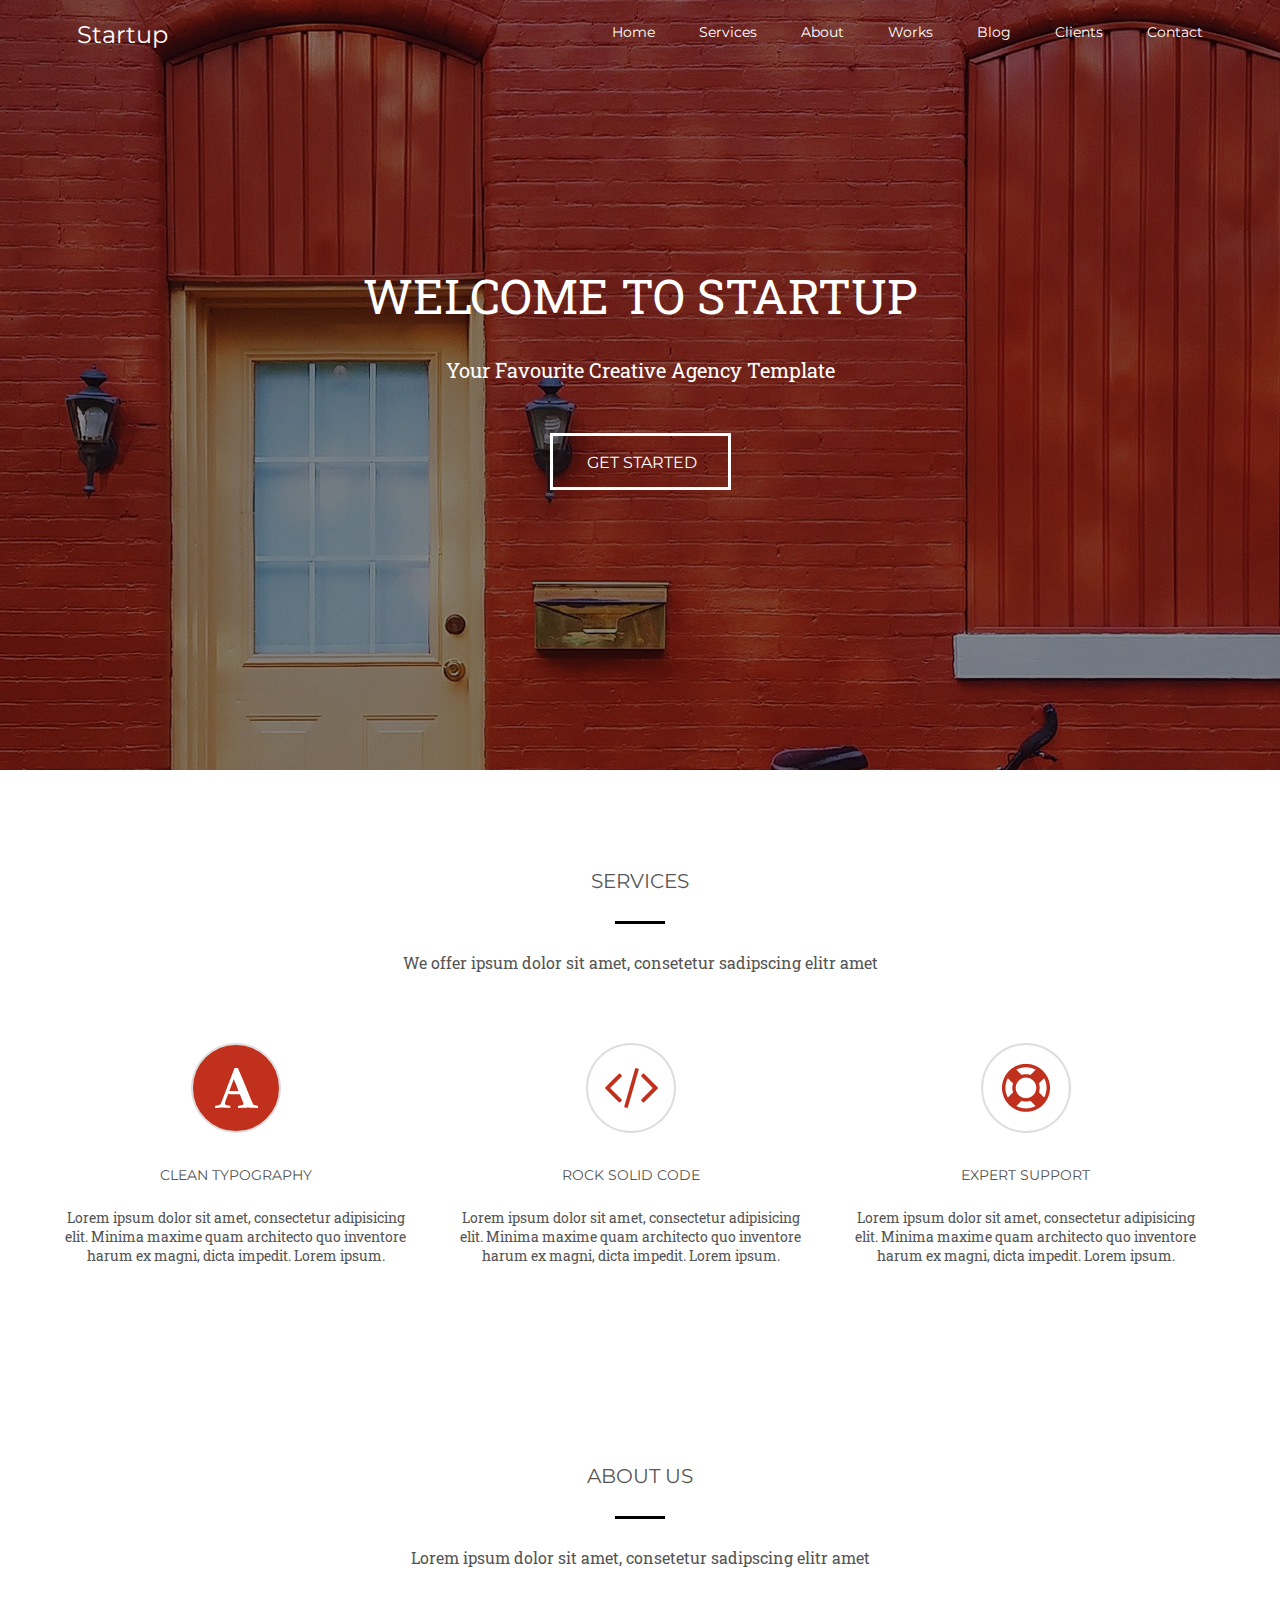
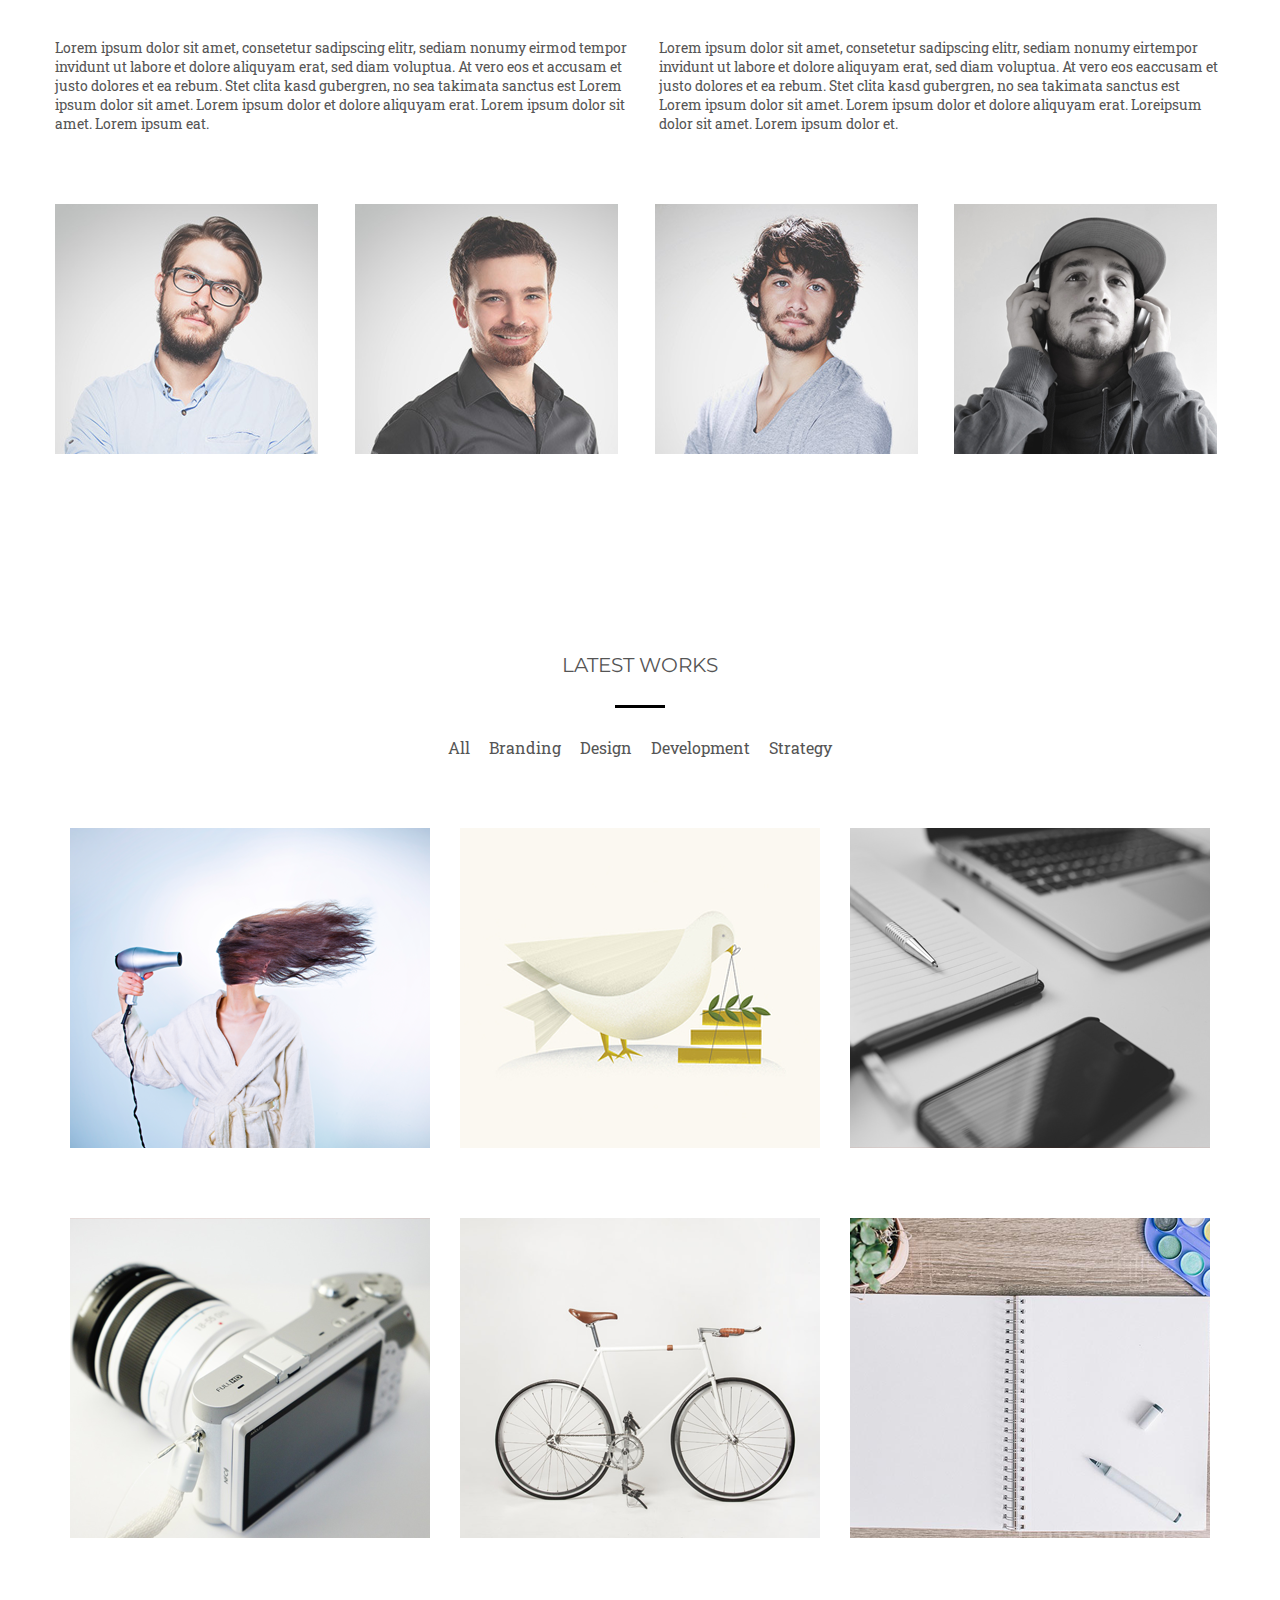
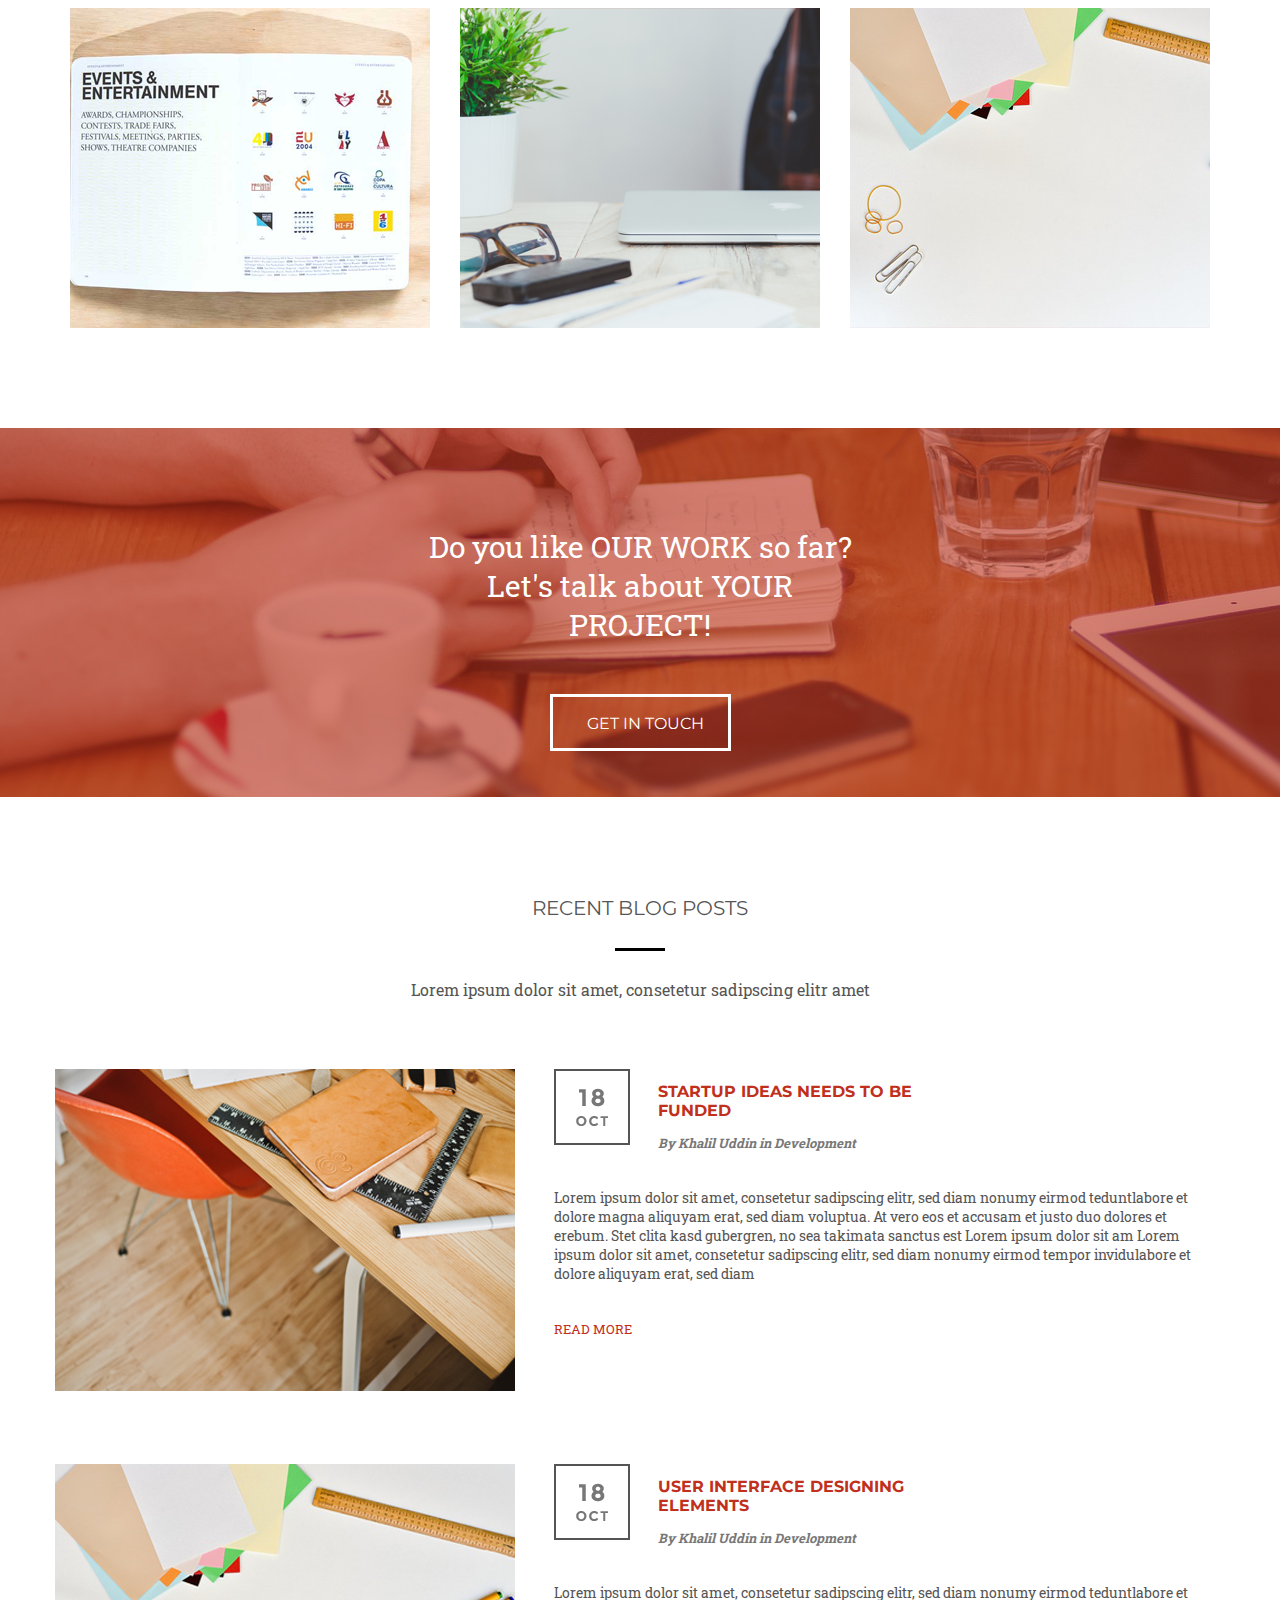
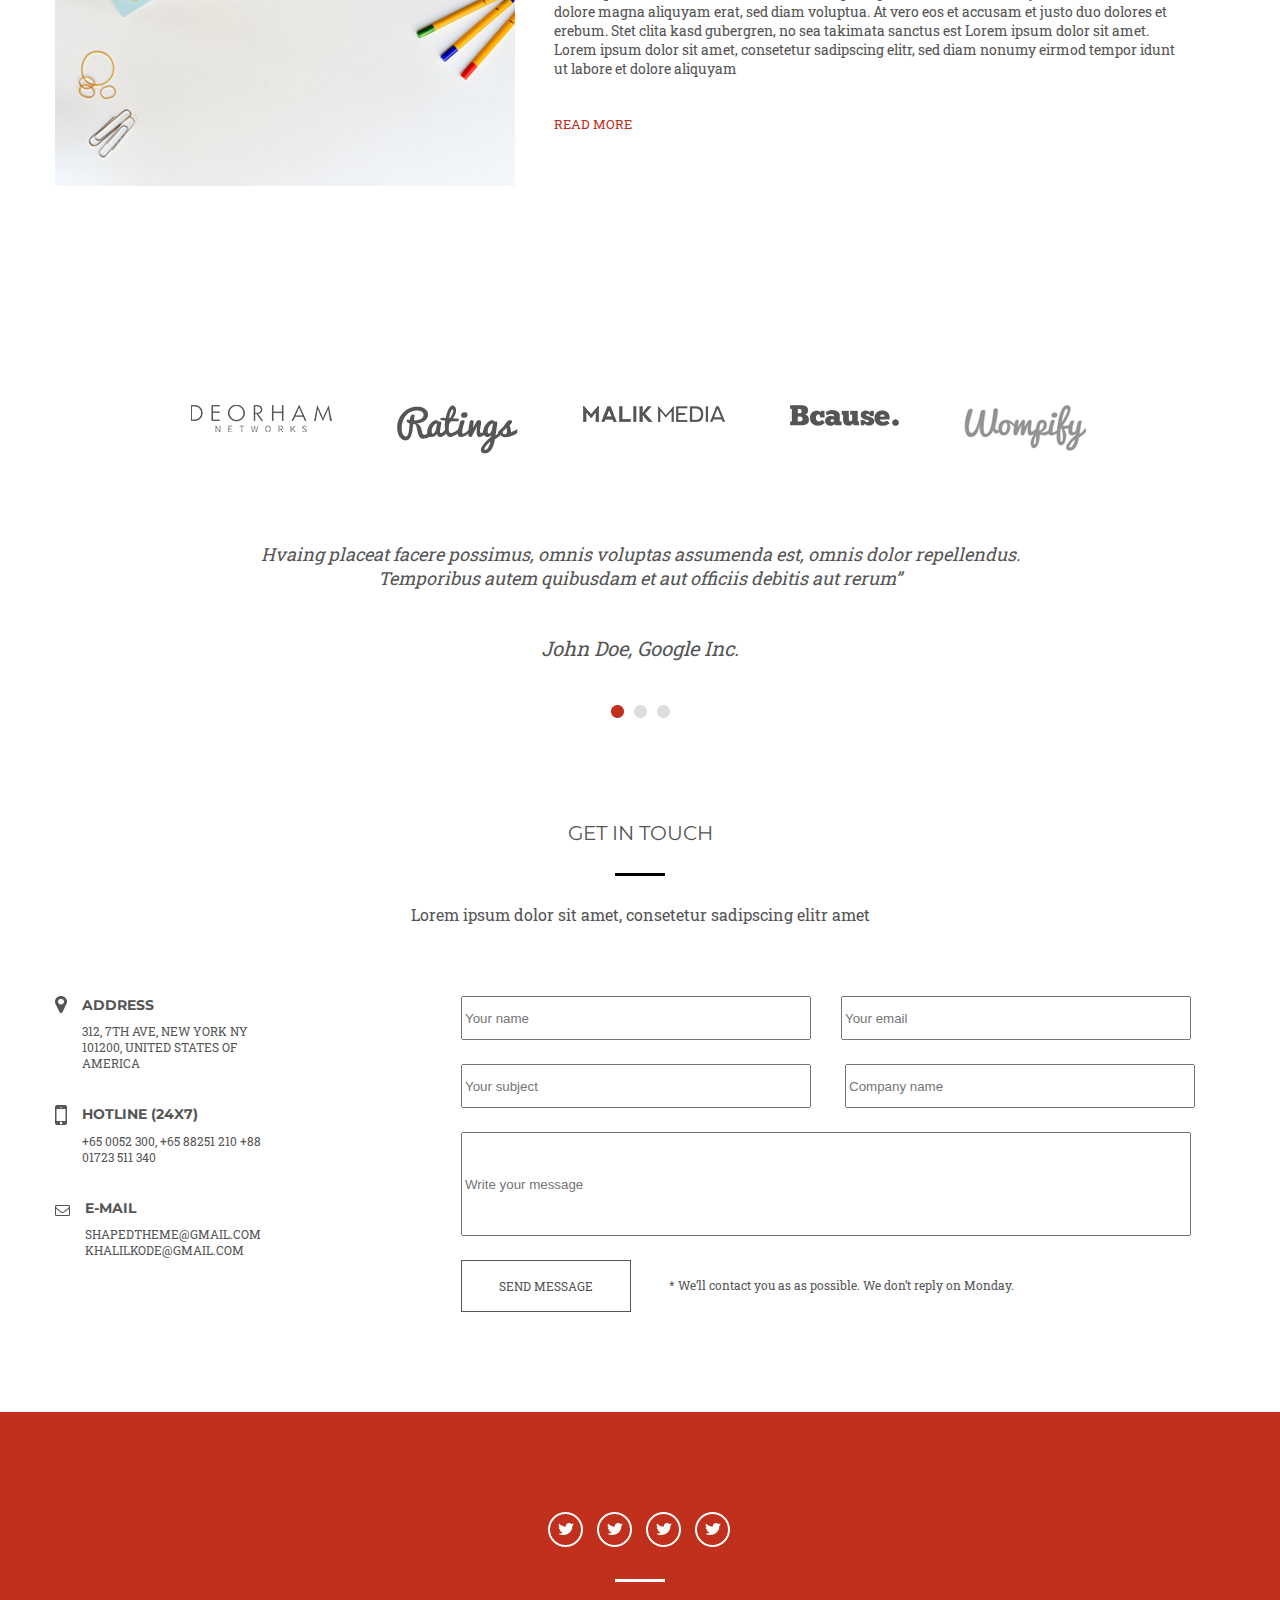
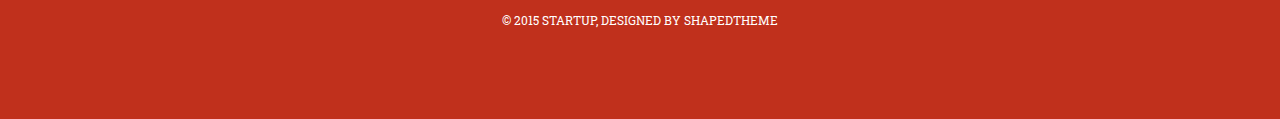
<file: index.html>
<!DOCTYPE html>
<html lang="en">

<head>
    <meta charset="UTF-8">
    <title>Startup</title>
    <link href="style.css" rel="stylesheet" type="text/css">
    <link href="https://fonts.googleapis.com/css?family=Montserrat|Roboto+Slab&display=swap" rel="stylesheet">
    
    <meta name="viewport" content="width-device-width, initial-scale=1">

</head>

<body>
    <div class="page">
        <header id="home">

            <div class="heading" >

                <div class="heading_items" id="heaer">
                    <div class="heading_logo">
                        <a href="buttons/index.html">Startup</a>
                    </div>
                    <nav id="nav">
                        <a href="#" class="nav_links" data-scroll="#home" >Home</a>
                        <a href="#" class="nav_links" data-scroll="#services">Services </a>
                        <a href="#" class="nav_links" data-scroll="#about">About</a>
                        <a href="#" class="nav_links" data-scroll="#works">Works </a>
                        <a href="#" class="nav_links" data-scroll="#blog">Blog </a>
                        <a href="#" class="nav_links" data-scroll="#clients">Clients</a>
                        <a href="#" class="nav_links" data-scroll="#contact">Contact</a>
                    </nav>

                    <button class="nav_toggle" id="nav_toggle" type="button">
                        <span class="nav_toggle_item">
                            
                        </span>
                    </button>

                </div>
                            </div>

                </header>
                <div class="intro" id="intro">
                <div class="heading_titles">
                    Welcome to STARTUP
                </div>
                <div class="heading_text">
                    Your Favourite Creative Agency Template
                </div>
                <div class="button">
                    <a href="#">Get Started</a>
                </div>
                </div>
        

        

        <section id="services">
            <div class="container">
                <div class="title">
                    Services

                </div>
                <div class="text">
                    We offer ipsum dolor sit amet, consetetur sadipscing elitr amet
                </div>
                <div class="services">
                    <div class="services_items">
                        <div class="services_icon">
                            <img src="img/icon_1.png" alt="#">
                        </div>
                        <div class="services_items_title">
                            Clean Typography
                        </div>
                        <div class="services_items_text">
                            Lorem ipsum dolor sit amet, consectetur adipisicing elit. Minima maxime quam architecto quo inventore harum ex magni, dicta impedit. Lorem ipsum.
                        </div>
                    </div>
                    <div class="services_items">
                        <div class="services_icon">
                            <img src="img/icon_2.png" alt="#">
                        </div>
                        <div class="services_items_title">
                            Rock Solid Code
                        </div>
                        <div class="services_items_text">
                            Lorem ipsum dolor sit amet, consectetur adipisicing elit. Minima maxime quam architecto quo inventore harum ex magni, dicta impedit. Lorem ipsum.
                        </div>
                    </div>
                    <div class="services_items">
                        <div class="services_icon">
                            <img src="img/icon_3.png" alt="#">
                        </div>
                        <div class="services_items_title">

                            Expert Support
                        </div>
                        <div class="services_items_text">
                            Lorem ipsum dolor sit amet, consectetur adipisicing elit. Minima maxime quam architecto quo inventore harum ex magni, dicta impedit. Lorem ipsum.
                        </div>
                    </div>

                </div>
            </div>

        </section>
        <section id="about">
            <div class="container">
                <div class="title">
                    About us
                </div>
                <div class="text">
                    Lorem ipsum dolor sit amet, consetetur sadipscing elitr amet
                </div>
                <div class="about">
                    <p>
                        Lorem ipsum dolor sit amet, consetetur sadipscing elitr, sediam nonumy eirmod tempor invidunt ut labore et dolore aliquyam erat, sed diam voluptua. At vero eos et accusam et justo dolores et ea rebum. Stet clita kasd gubergren, no sea takimata sanctus est Lorem ipsum dolor sit amet. Lorem ipsum dolor et dolore aliquyam erat. Lorem ipsum dolor sit amet. Lorem ipsum eat.
                    </p>
                    <p>
                        Lorem ipsum dolor sit amet, consetetur sadipscing elitr, sediam nonumy eirtempor invidunt ut labore et dolore aliquyam erat, sed diam voluptua. At vero eos eaccusam et justo dolores et ea rebum. Stet clita kasd gubergren, no sea takimata sanctus est Lorem ipsum dolor sit amet. Lorem ipsum dolor et dolore aliquyam erat. Loreipsum dolor sit amet. Lorem ipsum dolor et.
                    </p>
                </div>
                <div class="about_us">
                    <div class="about_items">
                        <div class="about_img"> <a href=""> <img src="img/Layer_12.png" alt="#"></a>

                            <a class="about_icon" href=""><img src="img/Facebook_Logo.png" alt=""></a>
                            <a class="about_icon" href=""> <img src="img/Twitter_Logo_Silhouette.png" alt=""></a>
                            <a class="about_icon" href=""><img src="img/Google_Plus_Logo.png" alt=""></a>
                            <a class="about_icon" href=""><img src="img/fa-linkedin.png" alt=""></a></div>



                    </div>
                    <div class="about_items">
                        <div class="about_img"><a href=""> <img src="img/Layer_13.png" alt="#"></a>
                            <a class="about_icon" href=""><img src="img/Facebook_Logo.png" alt=""></a>
                            <a class="about_icon" href=""> <img src="img/Twitter_Logo_Silhouette.png" alt=""></a>
                            <a class="about_icon" href=""><img src="img/Google_Plus_Logo.png" alt=""></a>
                            <a class="about_icon" href=""><img src="img/fa-linkedin.png" alt=""></a></div>

                    </div>
                    <div class="about_items">
                        <div class="about_img"> <a href=""> <img src="img/Layer_15.png" alt="#"></a>
                            <a class="about_icon" href=""><img src="img/Facebook_Logo.png" alt=""></a>
                            <a class="about_icon" href=""> <img src="img/Twitter_Logo_Silhouette.png" alt=""></a>
                            <a class="about_icon" href=""><img src="img/Google_Plus_Logo.png" alt=""></a>
                            <a class="about_icon" href=""><img src="img/fa-linkedin.png" alt=""></a></div>
                    </div>
                    <div class="about_items">
                        <div class="about_img"><a href=""><img src="img/Layer_16.png" alt="#"></a>
                            <a class="about_icon" href=""><img src="img/Facebook_Logo.png" alt=""></a>
                            <a class="about_icon" href=""> <img src="img/Twitter_Logo_Silhouette.png" alt=""></a>
                            <a class="about_icon" href=""><img src="img/Google_Plus_Logo.png" alt=""></a>
                            <a class="about_icon" href=""><img src="img/fa-linkedin.png" alt=""></a>
                        </div>
                    </div>
                </div>
            </div>
        </section>

        <section id="works">
            <div class="container">
                <div class="title">
                    Latest Works
                </div>
                <div class="menu">
                    <a href="#">All</a>
                    <a href="#">Branding</a>
                    <a href="#">Design</a>
                    <a href="#">Development</a>
                    <a href="#">Strategy</a>
                </div>
                <div class="works">
                    <div class="works_items">
                        <div class="works_img">
                            <a href=""><img src="img/Layer_18.png" alt=""></a>
                        </div>
                        <div class="works_position">
                            <div class="works_title">Hair Dresser</div>
                            <div class="works_text">Bbanding</div>
                            <div class="works_button"><a href="">View ></a></div>
                        </div>

                    </div>

                    <div class="works_items">
                        <div class="works_img">
                            <a href=""><img src="img/Layer_19.png" alt=""></a>
                        </div>
                        <div class="works_position">
                            <div class="works_title">Hair Dresser</div>
                            <div class="works_text">Bbanding</div>
                            <div class="works_button"><a href="">View ></a></div>
                        </div>
                    </div>
                    <div class="works_items">
                        <div class="works_img">
                            <a href=""><img src="img/Layer_20.png" alt=""></a>
                        </div>
                        <div class="works_position">
                            <div class="works_title">Hair Dresser</div>
                            <div class="works_text">Bbanding</div>
                            <div class="works_button"><a href="">View ></a></div>
                        </div>
                    </div>
                </div>
                <div class="works">
                    <div class="works_items">
                        <div class="works_img">
                            <a href=""><img src="img/Layer_21.png" alt=""></a>
                        </div>
                        <div class="works_position">
                            <div class="works_title">Hair Dresser</div>
                            <div class="works_text">Bbanding</div>
                            <div class="works_button"><a href="">View ></a></div>
                        </div>

                    </div>

                    <div class="works_items">
                        <div class="works_img">
                            <a href=""><img src="img/Layer_22.png" alt=""></a>
                        </div>
                        <div class="works_position">
                            <div class="works_title">Hair Dresser</div>
                            <div class="works_text">Bbanding</div>
                            <div class="works_button"><a href="">View ></a></div>
                        </div>
                    </div>
                    <div class="works_items">
                        <div class="works_img">
                            <a href=""><img src="img/Layer_23.png" alt=""></a>
                        </div>
                        <div class="works_position">
                            <div class="works_title">Hair Dresser</div>
                            <div class="works_text">Bbanding</div>
                            <div class="works_button"><a href="">View ></a></div>
                        </div>
                    </div>
                </div>
                <div class="works">
                    <div class="works_items">
                        <div class="works_img">
                            <a href=""><img src="img/Layer_24.png" alt=""></a>
                        </div>
                        <div class="works_position">
                            <div class="works_title">Hair Dresser</div>
                            <div class="works_text">Bbanding</div>
                            <div class="works_button"><a href="">View ></a></div>
                        </div>

                    </div>

                    <div class="works_items">
                        <div class="works_img">
                            <a href=""><img src="img/Layer_25.png" alt=""></a>
                        </div>
                        <div class="works_position">
                            <div class="works_title">Hair Dresser</div>
                            <div class="works_text">Bbanding</div>
                            <div class="works_button"><a href="">View ></a></div>
                        </div>
                    </div>
                    <div class="works_items">
                        <div class="works_img">
                            <a href=""><img src="img/Layer_26.png" alt=""></a>
                        </div>
                        <div class="works_position">
                            <div class="works_title">Hair Dresser</div>
                            <div class="works_text">Bbanding</div>
                            <div class="works_button"><a href="">View ></a></div>
                        </div>
                    </div>
                </div>
            </div>
        </section>
        <section >
            <div class="our_works">
                <div class="container">
                    <div class="our_works_title">
                        Do you like OUR WORK so far?
                        Let's talk about YOUR PROJECT!
                    </div>
                    <div class="button">
                        <a href=""> Get in Touch</a>
                    </div>
                </div>
            </div>
        </section>
        <section id="blog">
            <div class="container">
                <div class="title">
                    Recent blog posts
                </div>
                <div class="text">
                    Lorem ipsum dolor sit amet, consetetur sadipscing elitr amet
                </div>
                <div class="blog">
                    <div class="blog_items">
                        <div class="blog_img">
                            <img class="blog_images" src="img/Layer_28.png" alt="#">
                        </div>
                    </div>
                    <div class="blog_items">
                        <div class="blog_titles">
                            <div class="blog_icon">
                                <img src="img/icon_blog.png" alt="#">
                            </div>
                            <div class="blog_name">
                                <h2>Startup ideas needs to be funded </h2>
                                <h3>By Khalil Uddin in Development
                                </h3>
                            </div>

                        </div>
                        <div class="blog_text">
                            Lorem ipsum dolor sit amet, consetetur sadipscing elitr, sed diam nonumy eirmod teduntlabore et dolore magna aliquyam erat, sed diam voluptua. At vero eos et accusam et justo duo dolores et erebum. Stet clita kasd gubergren, no sea takimata sanctus est Lorem ipsum dolor sit am Lorem ipsum dolor sit amet, consetetur sadipscing elitr, sed diam nonumy eirmod tempor invidulabore et dolore aliquyam erat, sed diam
                        </div>
                        <div class="blog_buttons">
                            <a href="#">Read more</a>
                        </div>
                    </div>
                </div>
                <div class="blog">
                    <div class="blog_items">
                        <div class="blog_img">
                            <img class="blog_images" src="img/Layer_27.png" alt="#">
                        </div>
                    </div>
                    <div class="blog_items">
                        <div class="blog_titles">
                            <div class="blog_icon">
                                <img src="img/icon_blog.png" alt="#">
                            </div>
                            <div class="blog_name">
                                <h2>User Interface Designing Elements </h2>
                                <h3>By Khalil Uddin in Development
                                </h3>
                            </div>

                        </div>
                        <div class="blog_text">
                            Lorem ipsum dolor sit amet, consetetur sadipscing elitr, sed diam nonumy eirmod teduntlabore et dolore magna aliquyam erat, sed diam voluptua. At vero eos et accusam et justo duo dolores et erebum. Stet clita kasd gubergren, no sea takimata sanctus est Lorem ipsum dolor sit amet. Lorem ipsum dolor sit amet, consetetur sadipscing elitr, sed diam nonumy eirmod tempor idunt ut labore et dolore aliquyam
                        </div>
                        <div class="blog_buttons">
                            <a href="#">Read more</a>
                        </div>
                    </div>
                </div>
            </div>
        </section>
        <section id="clients">
            <div class="container">
                <div class="partners">
                    <div class="partners_items"><img class="partners_img" src="img/Layer_30.png" alt=""></div>
                    <div class="partners_items"><img class="partners_img" src="img/Layer_31.png" alt=""></div>
                    <div class="partners_items"><img class="partners_img" src="img/Layer_33.png" alt=""></div>
                    <div class="partners_items"><img class="partners_img" src="img/Layer_32.png" alt=""></div>
                    <div class="partners_items"><img class="partners_img" src="img/Layer_34.png" alt=""></div>
                </div>
                <div class="partners_text">
                    Hvaing placeat facere possimus, omnis voluptas assumenda est, omnis dolor repellendus. Temporibus autem quibusdam et aut officiis debitis aut rerum”
                    <p>John Doe, Google Inc.</p>
                </div>

                <div class="elips">
                    <img src="img/Ellipse_2.png" alt="">
                    <img src="img/Ellipse_2_copy.png" alt="">
                    <img src="img/Ellipse_2_copy.png" alt="">
                </div>
            </div>
        </section>
        <section id="contact">
            <div class="container">
                <div class="title">
                    Get in touch
                </div>
                <div class="text">
                    Lorem ipsum dolor sit amet, consetetur sadipscing elitr amet
                </div>
                <div class="touch">
                    <div class="touch_items">
                        <div class="touch_titles">
                            <div class="touch_icon">
                                <img src="img/fa-map-marker.png" alt="">
                            </div>
                            <div class="touch_text">
                                <h1>Address</h1>
                                <p>312, 7th Ave, New York
                                    NY 101200, United States of America
                                </p>
                            </div>
                        </div>
                        <div class="touch_titles">
                            <div class="touch_icon">
                                <img src="img/fa-mobile-phone.png" alt="">
                            </div>
                            <div class="touch_text">
                                <h1>Hotline (24x7)</h1>
                                <p>+65 0052 300, +65 88251 210
                                    +88 01723 511 340
                                </p>
                            </div>
                        </div>
                        <div class="touch_titles">
                            <div class="touch_icon">
                                <img src="img/fa-envelope-o.png" alt="">
                            </div>
                            <div class="touch_text">
                                <h1>E-mail</h1>
                                <p>shapedtheme@gmail.com
                                    khalilkode@gmail.com
                                </p>

                            </div>
                        </div>
                    </div>
                    <div class="touch_items">
                        <div class="contacts">
                            <div class="contacts_form">
                                <div class="contacts_form_items">
                                    <form >
                                        <input class="name" type="text" name="name" placeholder="Your name">
                                    </form>
                                </div>

                                <form >
                                    <input class="name" id="email" name="emai;" placeholder="Your email">
                                </form>

                            </div>


                            <div class="contacts_form_items">
                                <form >
                                    <input class="contacts_title_form" type="text" name="Your title" placeholder="Your subject">
                                    <input class="contacts_title_form" type="text" name="Your title" placeholder="Company name">
                                </form>

                                <form >
                                    <input class="comments" type="text" name="Your Comment" placeholder="Write your message">
                                </form>
                            </div>
                            <div class="contacts_button">
                                <a class="contacts_buttons" href="">send message</a>
                                <p>* We’ll contact you as as possible. We don’t reply on Monday.</p>
                            </div>
                        </div>
                    </div>
                </div>
            </div>

    </section>
    <footer>
        <div class="footer_items">
            <div class="footer_icon">
                <img src="img/footer_icon.png" alt="">
                <img src="img/footer_icon.png" alt="">
                <img src="img/footer_icon.png" alt="">
                <img src="img/footer_icon.png" alt="">
            </div>
            <div class="footer_text">
                © 2015 Startup, Designed by ShapedTheme
            </div>
        </div>
    </footer>
    </div>
    
    <script src=https://cdnjs.cloudflare.com/ajax/libs/jquery/3.4.1/jquery.min.js></script>
    
    
    <script src="js/anim.js"></script>
</body>
</html>
</file>
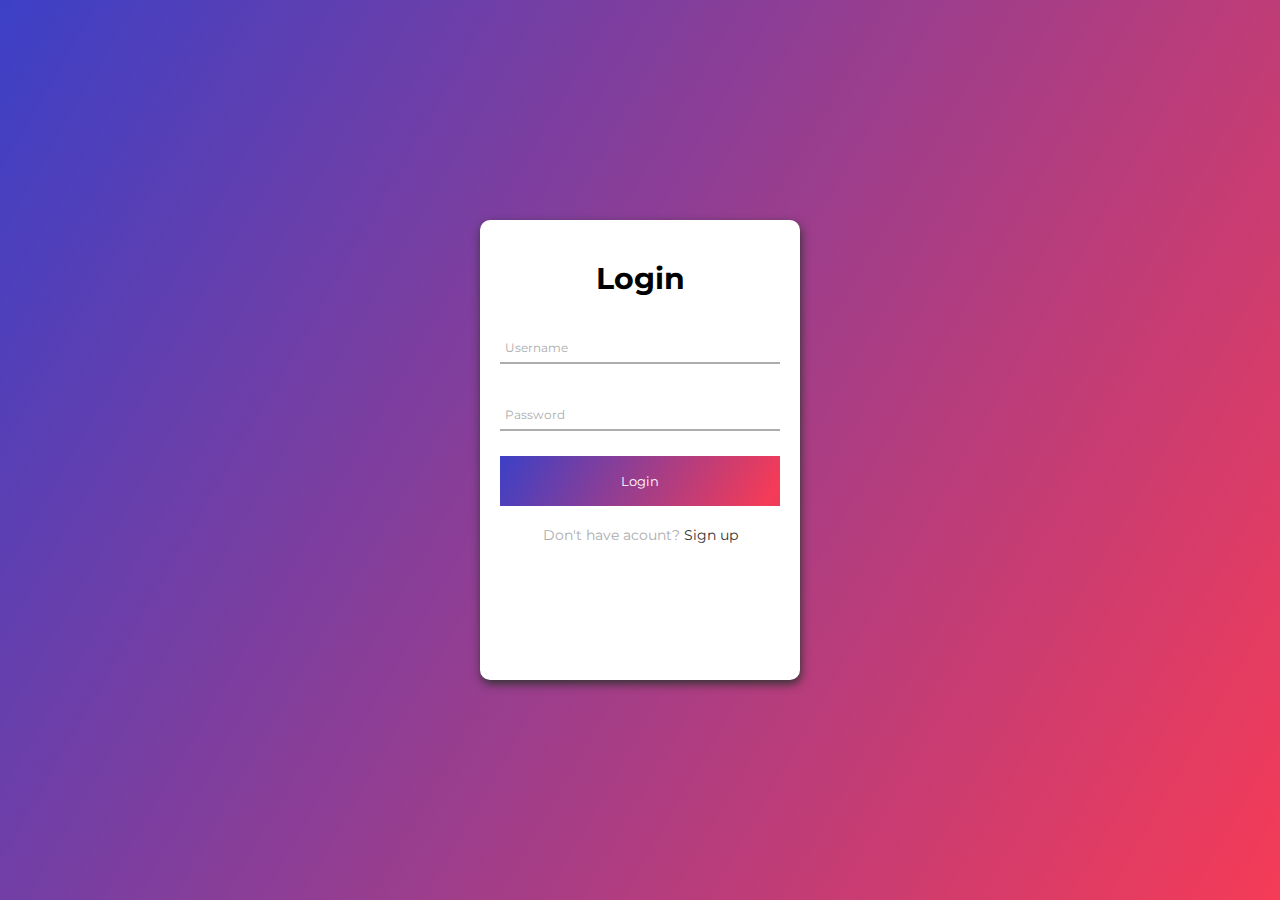
<file: buttons/index.html>
<!DOCTYPE html>
<html lang="en">
<head>
    <meta charset="UTF-8">
    <title>Buttons</title>
    <link rel="stylesheet" href="style.css">
    <link href="https://fonts.googleapis.com/css?family=Montserrat:700&display=swap" rel="stylesheet">
    <meta name="viewport" content="width-device-width, initial-scale=1">
</head>
<body>
<form action="index.html" class="login_form">
   <h1>Login</h1>
   <div class="txtb">
       <input type="text">
       <span data-placeholder="Username"></span>
   </div>
   <div class="txtb">
       <input type="password">
       <span data-placeholder="Password"></span>
   </div>
   <input type="submit" class="buttons" value="Login">
    
    <div class="bottom_text">
        Don't have acount? <a href="#">Sign up</a>
    </div>
    
</form>
       
<script
  src="https://code.jquery.com/jquery-3.4.1.min.js"
  integrity="sha256-CSXorXvZcTkaix6Yvo6HppcZGetbYMGWSFlBw8HfCJo="
  crossorigin="anonymous"></script>
  <script type="text/javascript">
      $(".txtb input").on("focus", function(){
          $(this).addClass("focus")
      }
                         )
       $(".txtb input").on("blur", function(){
           if($(this).val() == '')
          $(this).removeClass("focus")
      }
                         )
      
    </script>
  
</body>
</html>
</file>
<file: style.css>
body {
    margin: 0;
    padding: 0;
    font-family: 'Roboto Slab', serif;
}

p {
    padding: 0;
    margin: 0;
}

* {
    box-sizing: border-box;
}

.page {
    overflow: hidden;
}

.heading {
   
position: absolute;
    top: 0;
    right: 0;
    left: 0;
z-index: 1000;

}
.intro{
     width: 100%;
    height: 770px;


    background: url(img/2-layers.png) no-repeat center top/cover;
}

.container {
    width: 100%;
    max-width: 1170px;
    margin: 0 auto;
}

.heading_items {
    display: flex;
    justify-content: space-between;
    padding-top: 20px;
    padding-left: 6%;
    padding-right: 6%;
}

.heading_logo a {
    font-size: 24px;
    color: #ffffff;
    font-family: 'Montserrat', sans-serif;
    text-decoration: none;

}
.heading--fic{
    
    background-color: #333;
    box-shadow: 0 3px 10px rgba(0, 0, 0, 0.3);
    position: fixed;
    top 0;
    right: 0;
    left: 0;
    
    padding-top: 20px;
    padding-bottom: 20px;
    transform: translate3d(0 ,0, 0);
    z-index: 1000;
}
.nav_links {
    margin-left: 40px;
}

.nav_links {
    font-size: 14px;
    color: #ffffff;
    font-family: 'Montserrat', sans-serif;
    text-decoration: none;

}
.nav_links:hover{
    color: #c0301c;
}
{
    
}
.nav_toggle{
    background: none;
    border: none;
    display: none;
    width: 30px;
    padding: 15px 0;
    position: absolute;
    top 30px;
    right: 6%;
    z-index: 1;
}


.nav_toggle_item{
    display: block;
    width: 100%;
    height: 3px;
    background-color: #fff;
}
.nav_toggle_item::before,
.nav_toggle_item::after{
    content: '';
    width: 100%;
    height: 3px;
    background-color: #fff;
    display: block;
    position: absolute;
    left: 0;
    z-index: 1;
}
.nav_toggle_item::before{
    bottom: 8px;
}
.nav_toggle_item::after{
    top: 8px;
}

.heading_titles {
    font-size: 48px;
    color: #ffffff;
    text-align: center;
    padding-top: 264px;
    text-transform: uppercase;

}

.heading_text {
    font-size: 20px;
    color: #ffffff;
    text-align: center;
    padding-top: 30px;
}

.button {
    width: 100%;
    max-width: 181px;
    margin: 0 auto;
    padding: 15px 0;
    border: 3px solid #ffffff;
    margin-top: 50px;
}

.button a {

    font-size: 16px;
    color: #ffffff;
    font-family: 'Montserrat', sans-serif;
    text-transform: uppercase;
    text-decoration: none;
    margin-left: 34px;


}

/*Services*/
.title {
    text-align: center;
    font-size: 20px;
    color: #555555;
    text-transform: uppercase;
    font-family: 'Montserrat', sans-serif;
    padding-top: 99px;
}

.title::after {
    content: '';
    display: block;
    width: 50px;
    height: 3px;
    background-color: #000;
    position: absolute;
    margin-top: 28px;
    left: 50%;
    transform: translateX(-50%);
    z-index: 1;
    ;
}

.text {
    text-align: center;
    font-size: 16px;
    color: #555555;
    margin-top: 59px;
}

.services {
    display: flex;
}

.services_items {
    width: 100%;
    max-width: 345px;
    margin-left: 50px;
    margin-top: 70px;
    margin-bottom: 100px;
}

.services_items:first-child {
    margin-left: 8px;
}

.services_icon {
    text-align: center;
}

.services_items_title {
    font-size: 14px;
    color: #555555;
    text-transform: uppercase;
    font-family: 'Montserrat', sans-serif;
    text-align: center;
    margin-top: 29px;
}

.services_items_text {
    font-size: 14px;
    color: #555555;
    text-align: center;
    margin-top: 24px;

}

/* About */
.about {
    display: flex;
}

.about p {
    font-size: 14px;
    color: #555555;
    margin-top: 70px;

}

.about p:last-child {
    margin-left: 32px;
}

.about_us {
    display: flex;
}

.about_items {
    width: 100%;
    max-width: 263px;
    margin: 0 auto;
    margin-left: 29px;
    margin-top: 71px;
    margin-bottom: 100px;
    position: relative;

}

.about_items:first-child {
    margin-left: 0;
}

.about_img {

    background-color: #555555;


}

.about_img:hover .about_icon {
    opacity: 1;
}

.about_img:hover img {
    opacity: 0.3;
}

.about_img a img {
    width: 100%;
    height: auto;
    display: block;
    transition: opacity .1s linear;

}

.about_icon {
    position: absolute;
    top: 210px;
    left: 70px;
    width: 28px;
    height: 28px;
    opacity: 0;


}

.about_icon:first-child {
    margin-left: 5px;
}

.about_icon:nth-child(3) {
    margin-left: 30px;
}

.about_icon:nth-child(4) {
    margin-left: 60px;
}

.about_icon:last-child {
    margin-left: 90px;
}

.about_icon a {
    text-align: center;
}

.about_icon a:first-child {
    margin-left: 0;
}

.about_icon:hover {

    background-color: #c0301c;
}

/*WOrks*/
.menu {
    text-align: center;
    margin-top: 60px;
}

.menu a {
    font-size: 16px;
    color: #555555;
    text-decoration: none;
    margin-left: 15px;

}

.menu a:first-child {
    margin-left: 0;
}

.menu a:hover {
    color: #c0301c;
}

.works {
    margin-top: 70px;
    display: flex;
}

.works_items {

    width: 100%;
    max-width: 360px;
    height: auto;
    margin: 0 auto;
    position: relative;


}

.works_items:hover .works_position {
    opacity: 1;
}

.works_img {

    background-color: #c0301c;

}

.works_img img {
    width: 100%;
    height: auto;
    display: block;

    transition: opacity .1s linear;
}

.works_items:hover .works_img  a img {
    opacity: 0.3;
}

.works_position {
    opacity: 0;
    position: absolute;
    top: 50%;
    left: 50%;
    z-index: 2;
    transform: translate3d(-50%, -50%, 0);

}

.works_title {
    font-size: 18px;
    color: #ffffff;
    font-family: 'Montserrat', sans-serif;

}

.works_text {
    font-size: 12px;
    color: #ffffff;
    margin-top: 16px;
    margin-left: 29px
}

.works_button {
    margin-top: 25px;
    padding: 10px 0;
    background-color: #ffffff;
    text-align: center;
}

.works_button a {
    font-size: 14px;
    color: #c0301c;
    text-transform: uppercase;
    text-decoration: none;
    transition: 0.2s all;

}
.works_button:hover a {
    color: #333;
    
    
    
    
}


/*Our works*/
.our_works {
    width: 100%;
    height: 369px;
    margin-top: 100px;
    background: url(img/Layers29.png) no-repeat center top/cover
}

.our_works_title {
    width: 100%;
    max-width: 454px;
    margin: 0 auto;
    padding-top: 99px;
    font-size: 30px;
    color: #ffffff;
    text-align: center;

}

/*BLog*/
.blog {
    margin-top: 69px;
    display: flex;
}

.blog_titles {
    width: 100%;
    max-width: 422px;
    display: flex
}

.blog_images {
    width: 100%;
    height: auto;

}

.blog_items:last-child {
    margin-left: 39px;
}

.blog_name {
    margin-left: 28px;
}

.blog_name h2 {
    font-size: 16px;
    color: #c0301c;
    text-transform: uppercase;

    font-family: 'Montserrat', sans-serif;
}

.blog_name h3 {
    font-size: 13px;
    color: #777777;
    font-style: italic;

}

.blog_name p {
    color: #c0301c;
}

.blog_text {
    margin-top: 23px;
    width: 100%;
    max-width: 637px;
    font-size: 14px;
    color: #555555;

}

.blog_buttons {
    margin-top: 34px;
}

.blog_buttons a {

    font-size: 13px;
    color: #c0301c;
    text-transform: uppercase;
    text-decoration: none;
}

/*Partners*/
.partners {
    width: 100%;
    max-width: 898px;
    margin: 0 auto;
    padding-top: 215px;

    display: flex;
}

.partners_items {
    margin-left: 65px;
}

.partners_items:first-child {
    margin-left: 0;
}

.partners_text {

    width: 100%;
    max-width: 763px;
    margin: 0 auto;
    margin-top: 84px;
    text-align: center;
    font-size: 18px;
    color: #555555;
    font-style: italic;
}

.partners_text p {
    margin-top: 45px;
    font-size: 20px;

}

.elips {
    width: 100%;
    max-width: 59px;
    margin: 0 auto;
    margin-top: 40px;
}

.elips img {
    margin-left: 6px;
}

.elips img:first-child {
    margin-left: 0px;
}

/*Touch*/
.touch {
    display: flex;
    justify-content: space-between;
    margin-top: 71px;
}

.touch_titles {
    display: flex;
    margin-top: 34px;
}

.touch_titles:first-child {

    margin-top: 0px;
}

.touch_text {
    margin-left: 15px;

}

.touch_text h1 {
    margin-top: 0;
    font-size: 14px;
    color: #555555;
    text-transform: uppercase;
    font-family: 'Montserrat', sans-serif;
}

.touch_text p {
    width: 100%;
    max-width: 205px;
    font-size: 12px;
    color: #555555;
    text-transform: uppercase;

}

.contacts_form{
    display: flex;

}

.contacts_form_items {


    margin-right: 30px;
    margin-bottom: 24px;

}

.name {
    width: 350px;
    height: 44px;
    border: border: 1px solid #555555;

}

.contacts_title_form {
    width: 350px;
    height: 44px;
    margin-bottom: 24px;
    margin-left: 30px;
    border: border: 1px solid #555555;
}

.contacts_title_form:first-child {
    margin-left: 0px;
}

.comments {
    width: 730px;
    height: 104px;

    border: border: 1px solid #555555;
}

.contacts_button {
    display: flex;

}

.contacts_button p {
    font-size: 12px;
    color: #555555;
    margin-left: 38px;
    margin-top: 17px;
}

.contacts_buttons {
    color: #555555;
    display: block;
    width: 170px;
    padding: 17px 0;
    text-align: center;
    text-transform: uppercase;
    font-size: 12px;
    text-decoration: none;
    border: 1px solid #555555;
}

.contacts_buttons:hover {
    color: #c0301c;
    border-color: #c0301c;
}

input:hover {
    border-color: #c0301c;

}

/*Footer*/
footer {
    margin-top: 100px;
    width: 100%;
    height: 307px;
    background-color: #c0301c;
}

.footer_icon {
    width: 100%;
    max-width: 184px;
    margin: 0 auto;
    padding-top: 100px;
}

.footer_icon img {
    margin-left: 10px;
}

.footer_icon img:first-child {
    margin-left: 0px;
}

.footer_icon::after {
    content: '';
    display: block;
    width: 50px;
    height: 3px;
    background-color: #FFF;
    position: absolute;
    margin-top: 28px;
    left: 50%;
    transform: translateX(-50%);
    z-index: 1;
    ;
}

.footer_text {
    font-size: 12px;
    color: #ffffff;
    text-transform: uppercase;
    text-align: center;
    margin-top: 61px;
}

/*Adaptation*/
@media (max-width: 1200px) {

    /*Container*/
    .container {
        max-width: 85%;
    }
.contacts_form {
    flex-wrap: wrap;
}
}

@media(max-width: 990px) {

    /*Nav*/
    nav {
        display: none;
        width: 100%;
        background-color: #333;
        position: absolute;
        top: 100%;
        left: 0%;
    }
    nav.active{
        display: block;
    }
    .nav_links{
        display: block;
        margin: 0;
        text-align: center;
        padding: 8px 5px;
    }
    .nav_toggle{
    display: block;
    }

    /*titles*/
    .title {
        margin-top: 60px;
    }

    /*Works*/
    .works {
        margin-top: 51px;

    }
    /*Partners*/
    .partners {
    flex-wrap: wrap;
        margin-top: 90px;
}
    .partners_items {
        margin: 0 auto;
        padding: 15px;
    
}
    
    .partners_items:first-child{
        margin: 0 auto;
        padding: 15px;
    
}
    /*FOrm*/
    .contacts{
        display: none;
    }
    .touch_items{
        margin: 0 auto;
        
    }
}

@media(max-width: 760px) {

    /*Heading*/
    .heading_titles {
        font-size: 40px;

    }

    .heading_text {
        font-size: 17px;
    }

    /*Service*/
    .services {
        flex-wrap: wrap;


    }

    .services_items {
        margin: 0 auto;
        margin-top: 30px;
    }

    .services_items:first-child {
        margin: 0 auto;
        margin-top: 30px;
    }

    /*About*/
    .about {
        display: none;
    }

    .about_us {
        flex-wrap: wrap;
    }

    .about_items {
        margin-top: 45px;
        margin-bottom: 15px;
    }

    .about_items:nth-child(3) {
        margin-left: 0;
    }

    /*Works*/
    .works {

        flex-wrap: wrap;
    }

    .works_items {
        margin-top: 50px;
    }

    /*Blog*/
    .blog {
        flex-wrap: wrap;
    }

    .blog_items {
        margin: 0 auto;
        text-align: center;
    }

    .blog_items:last-child {
        margin-left: 0;
    }

    .blog_titles {
        margin: 0 auto;
    }

    @media(max-width:655px) {

        /*About*/
        .about_items {
            max-width: 300px;
            margin: 0 auto;
            margin-top: 45px;
        }

        .about_items:nth-child(3) {
            margin: 0 auto;
            margin-top: 45px;
        }

        .about_items:first-child {
            margin: 0 auto;
            margin-top: 45px;
        }

        /*Works*/
        .works {
            margin-top: 0px;
        }
    }

    @media(max-width: 550px) {

        /*HEading*/
        .heading_titles {
            padding-top: 207px;
        }
    }

    @media(max-width: 460px) {

        /*Works*/
        .menu a {
            font-size: 12px;
        }

        .our_works_title {

            font-size: 22px;
        }

        /*Blog*/
        .blog_name h2 {
            font-size: 12px;
        }

        .blog_name p {
            font-size: 10px;

        }
    }
</file>
<file: buttons/style.css>
*{
margin: 0;
    padding: 0;
    box-sizing: border-box;
    font-family: 'Montserrat', sans-serif;
}
body{
  min-height: 100vh;
    background: linear-gradient(120deg,#3c40c6, #f53b57);
}
.login_form{
    width: 320px;
    height: 460px;
    background-color: #ffffff;
    padding: 20px;
    border-radius: 10px;
    position: absolute;
    top: 50%;
    left: 50%;
    transform: translate(-50%,-50%);
    box-shadow: 1px 4px 10px #333;
    
}
.login_form h1{
    font-size: 30px;
    text-align: center;
    margin: 20px 0;
    
}
.txtb{
    border-bottom: 2px solid #adadad;
    position: relative;
    margin: 20px 0;
    padding: 10px 0;
    
}
.txtb input{
    font-size: 15px;
    border: none;
    outline: none;
    
    background: none;
    color: #333;
    padding:5px 5px;
     height: 25px;
}

.txtb span::before{
    content: attr(data-placeholder);
    position: absolute;
    top: 50%;
    left: 5px;
    font-size: 12px;
    color: #adadad;
    z-index: -1;
    transition: .5s;
}
.txtb span::after{
    content: '';
    position: absolute;
    top: 100%;
    left: 0%;
     width: 0;
    height: 2px;
    
   
    background: linear-gradient(120deg,#3c40c6, #f53b57);
     transition: .5s;
}
.focus+span::before{
top:-10%;
}
.focus+span::after{
    width: 100%;
}

.buttons{
    margin-top: 5px;
    width: 100%;
    height: 50px;
    border: none;
    color: #fff;
    background: linear-gradient(120deg,#3c40c6, #f53b57,#3c40c6);
    background-size: 200%;
    transition: .5s all;
    
}
.buttons:hover{
    background-position: right;
    cursor: pointer;
}
.bottom_text{
    margin-top: 20px;
    font-size: 14px;
    text-align: center;
    color: #adadad;
}
.bottom_text a{
    text-decoration: none;
    color: #333;
    cursor: pointer;
}
@media(max-width: 350px){
    .login_form{
        width: 300px;
    }
}
</file>
